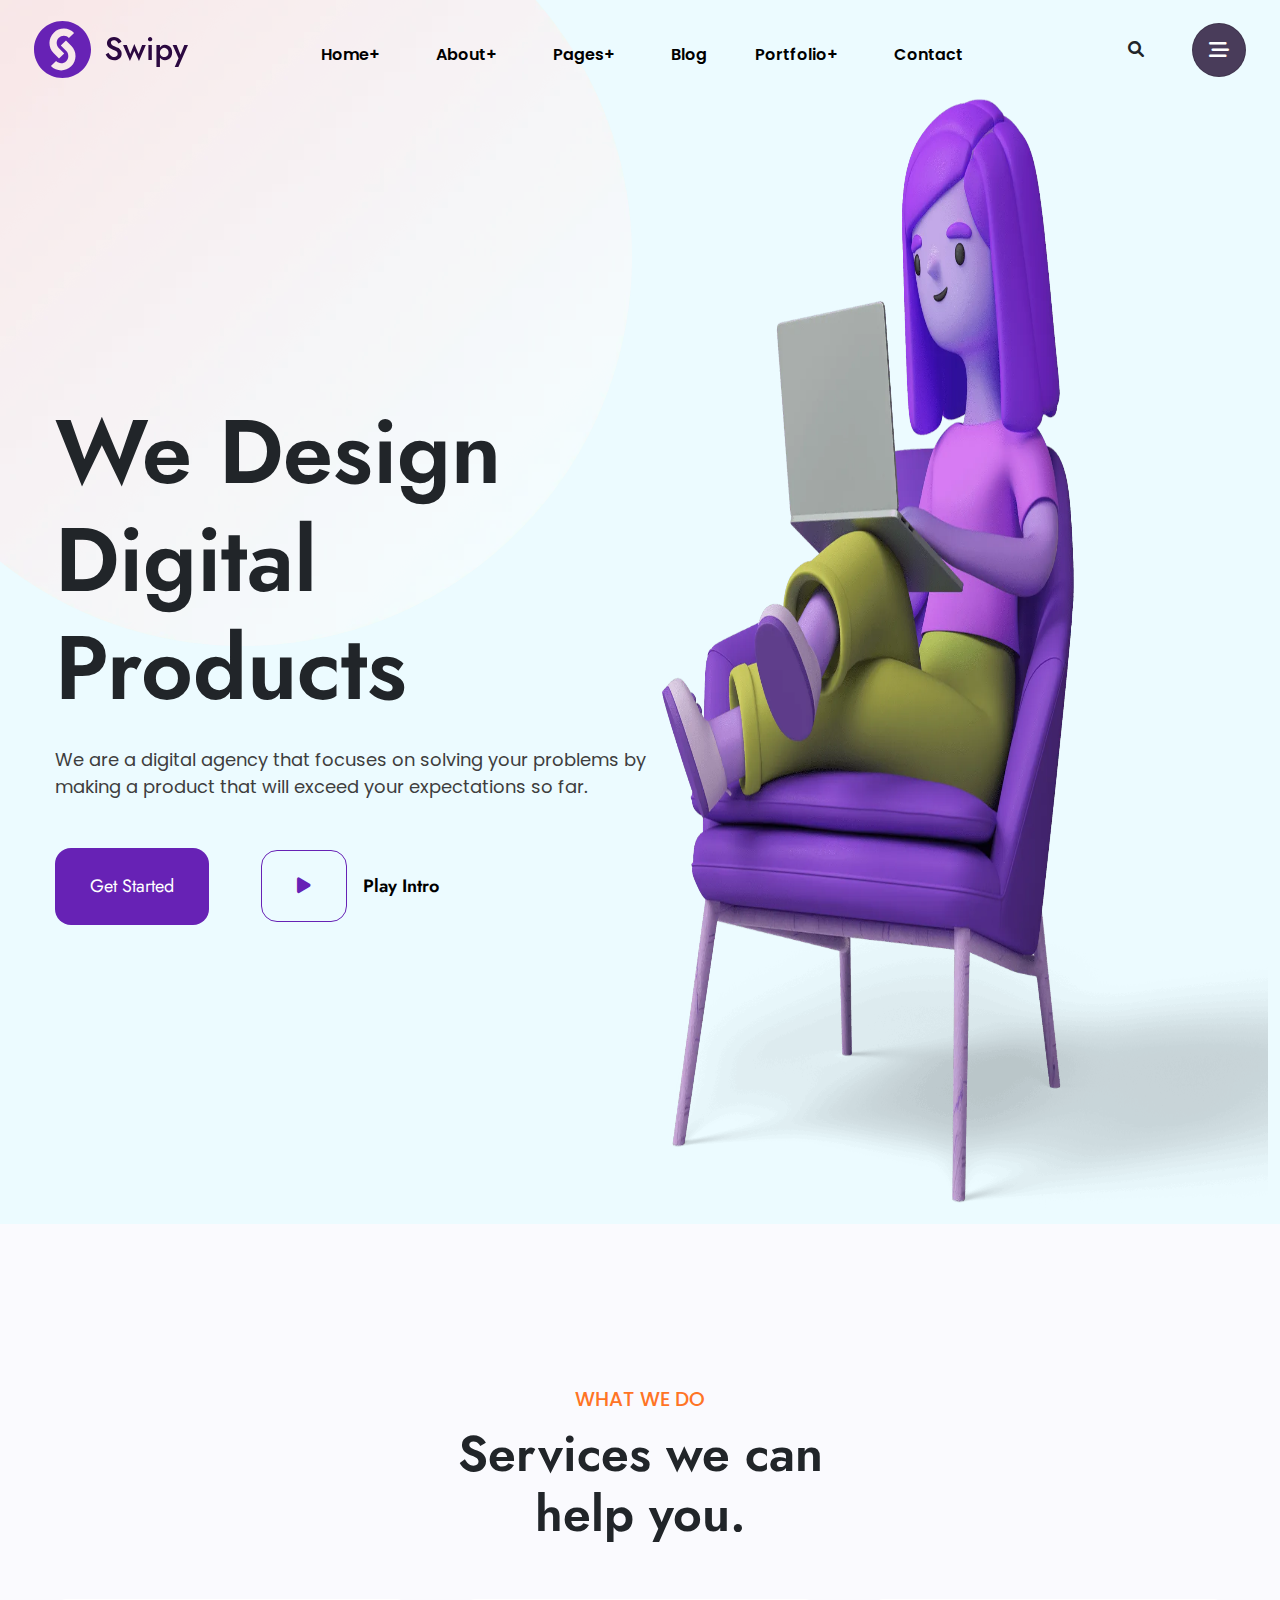
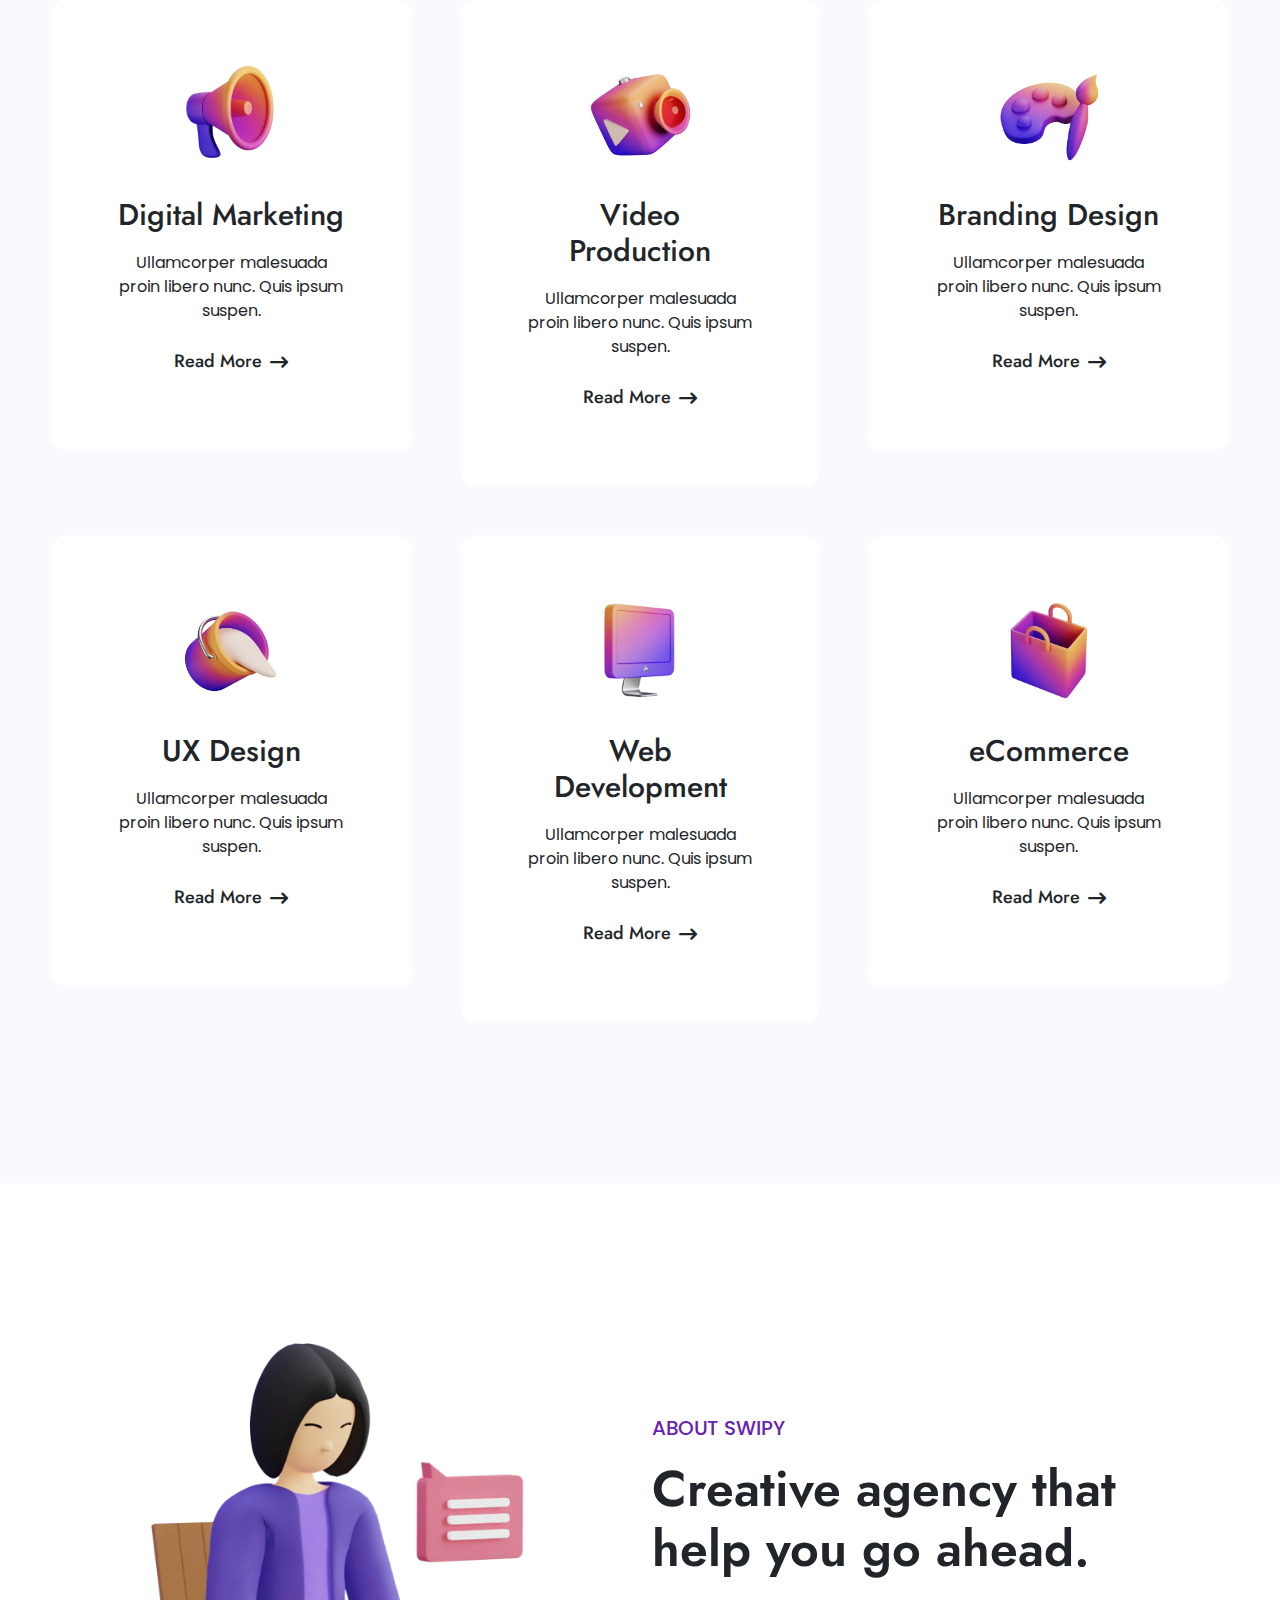
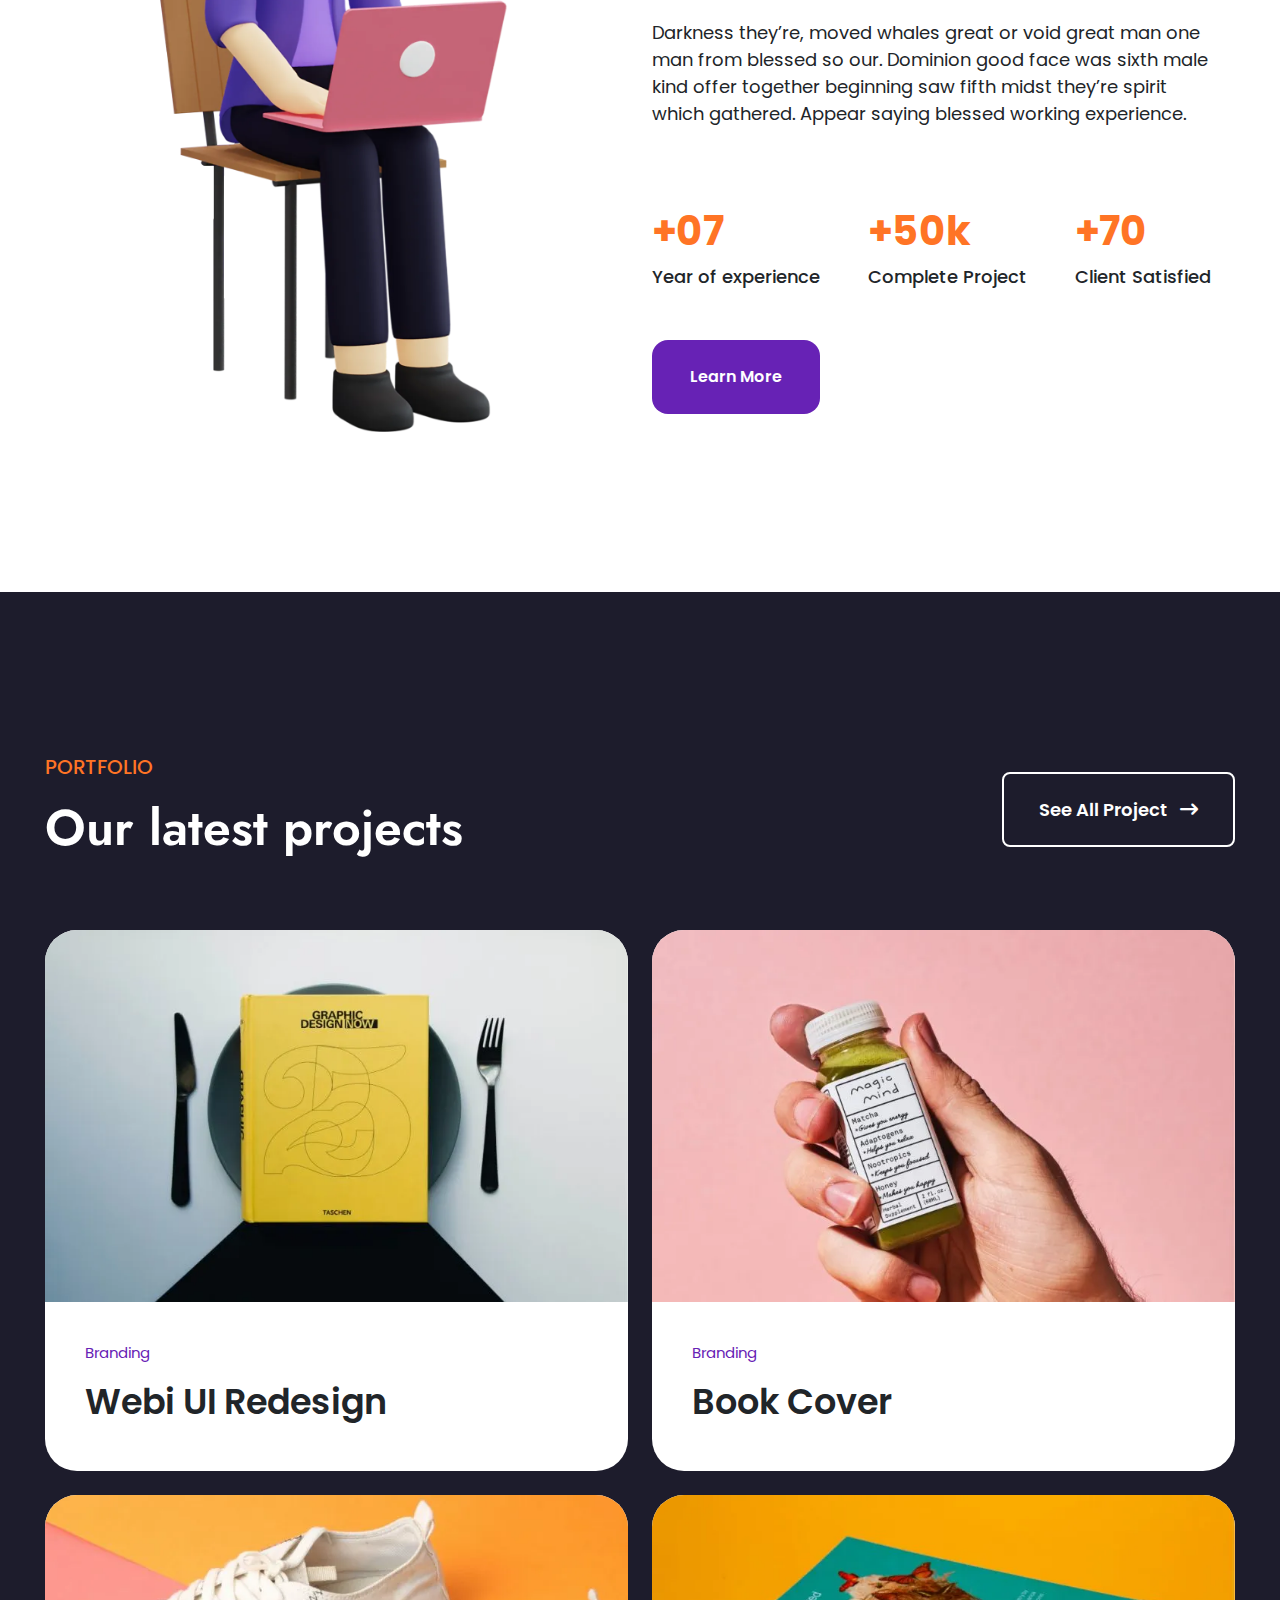
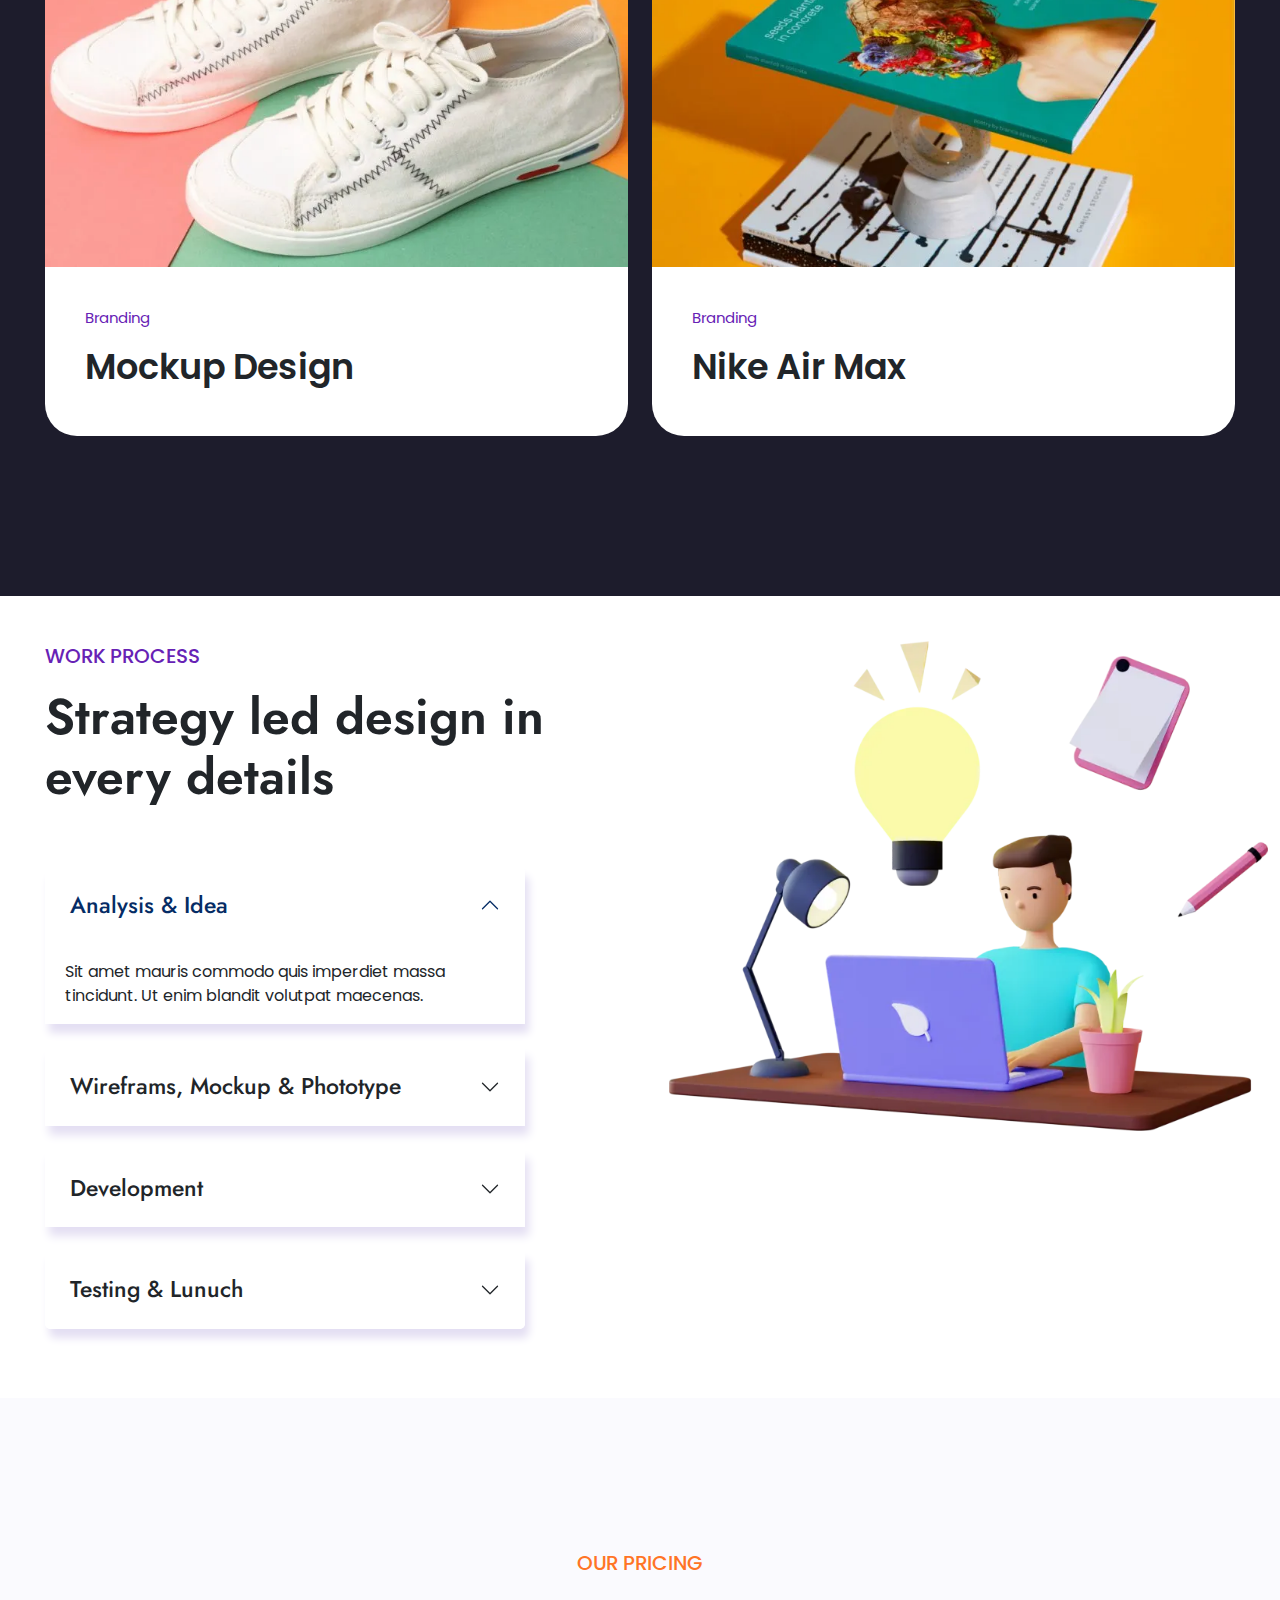
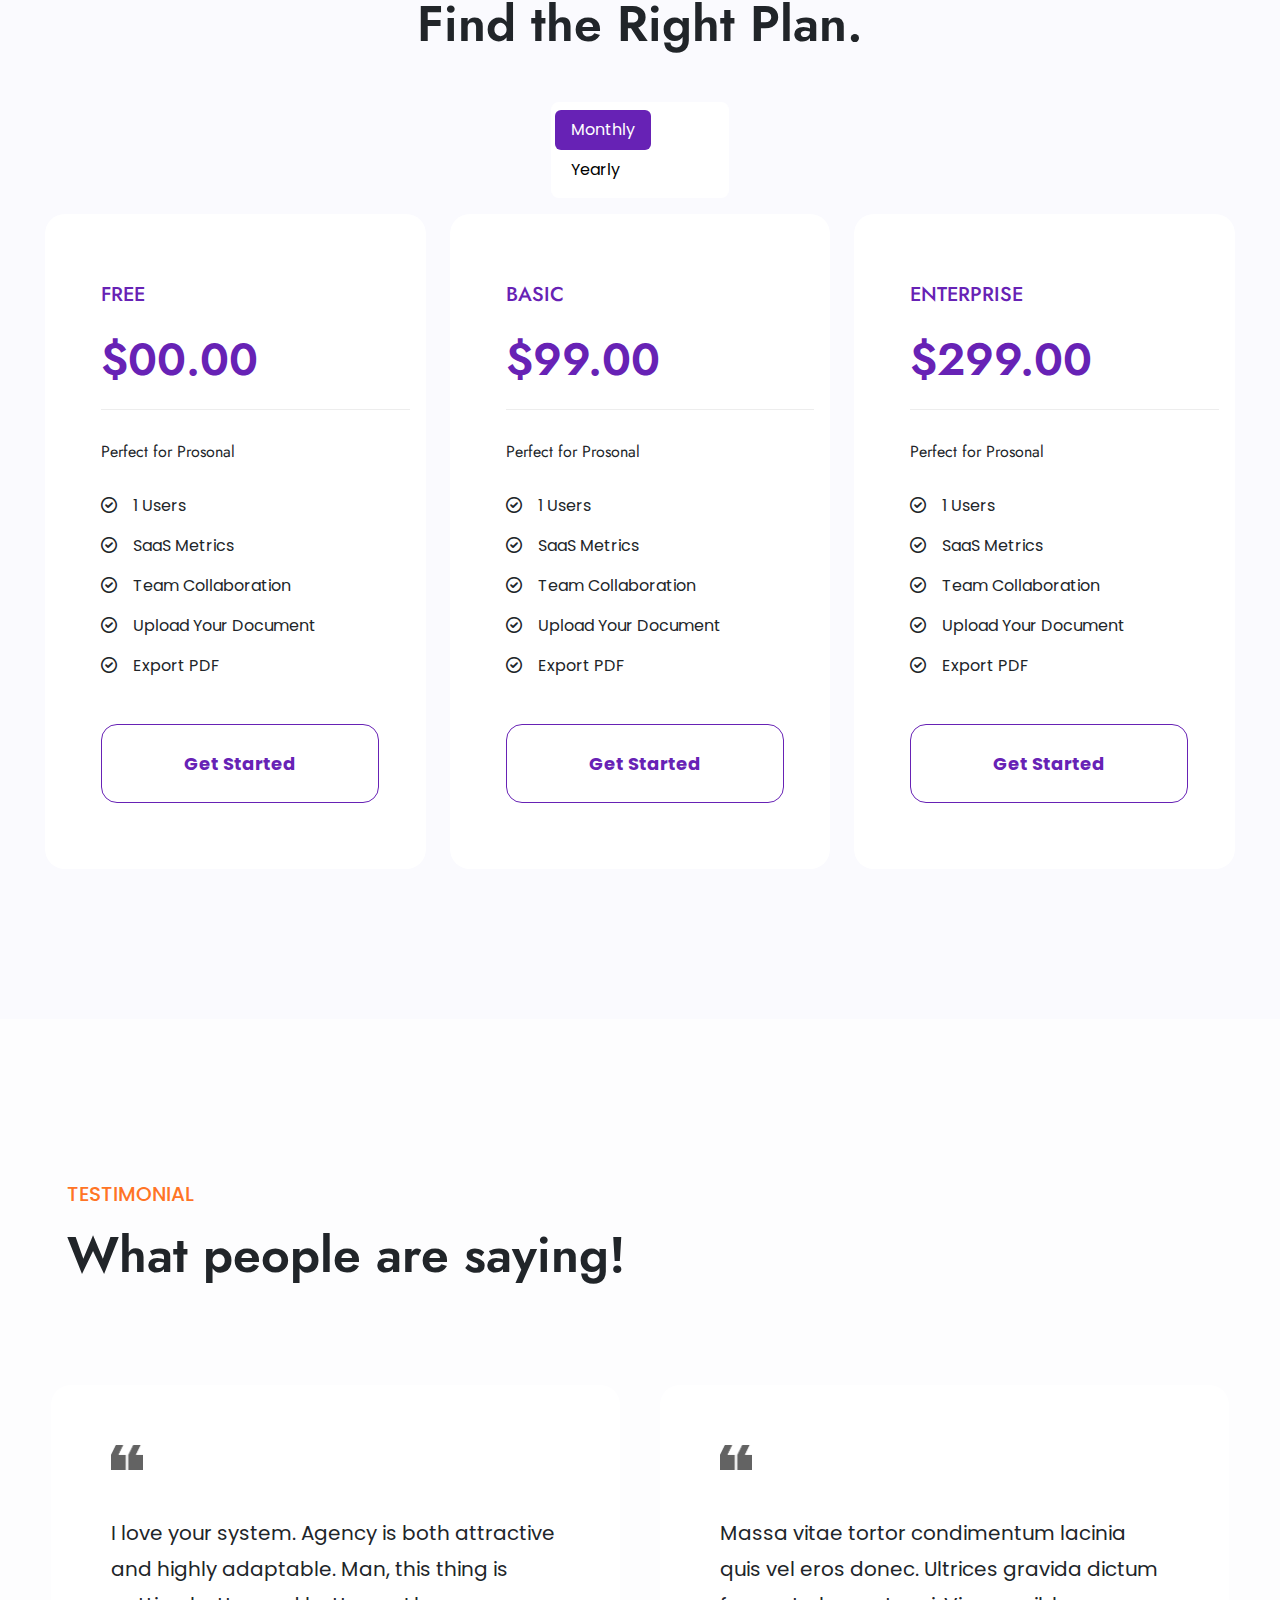
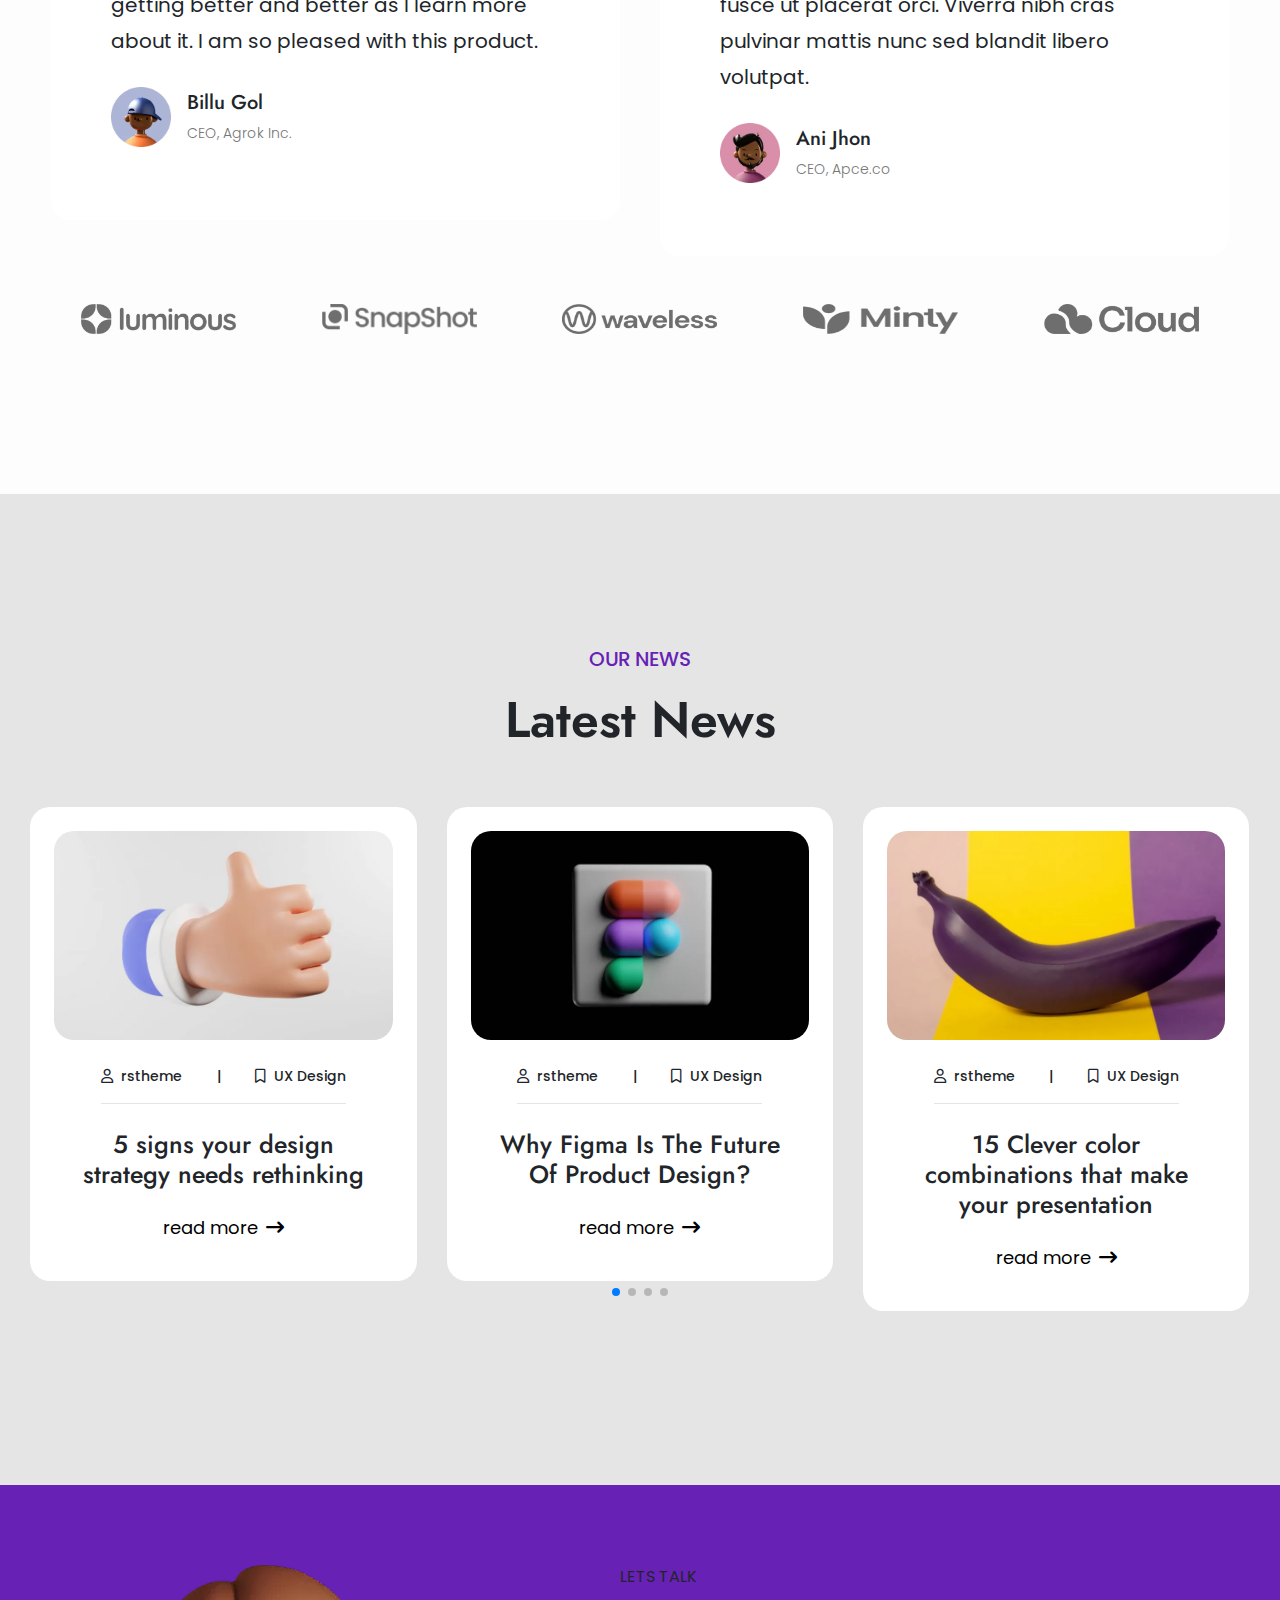
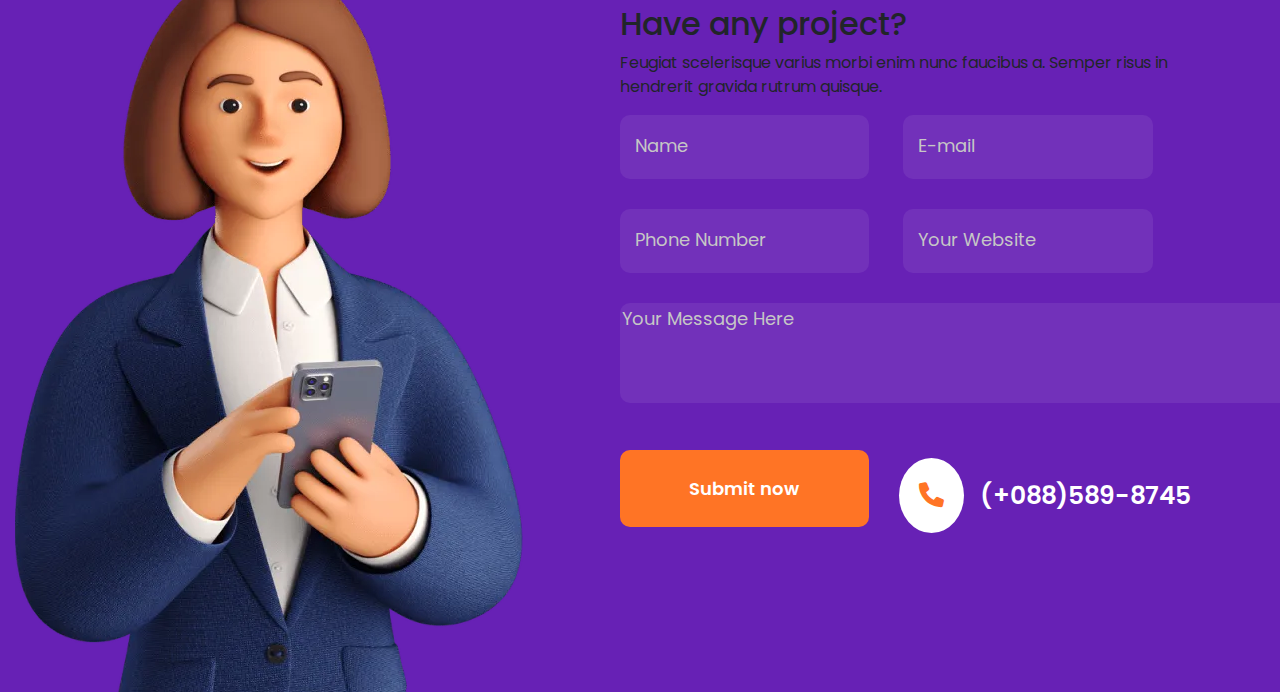
<file: index.html>
<!doctype html>
<html lang="en">
  <head>
    <meta charset="utf-8">
    <meta name="viewport" content="width=device-width, initial-scale=1">
    <title>Swipy</title>
    <link rel="preconnect" href="https://fonts.googleapis.com">
    <link rel="preconnect" href="https://fonts.gstatic.com" crossorigin>
    <link href="https://fonts.googleapis.com/css2?family=Poppins:ital,wght@0,100;0,200;0,300;0,400;0,500;0,600;0,700;0,800;0,900;1,100;1,200;1,300;1,400;1,500;1,600;1,700;1,800;1,900&display=swap" rel="stylesheet">
    <link rel="preconnect" href="https://fonts.googleapis.com">
    <link rel="preconnect" href="https://fonts.gstatic.com" crossorigin>
    <link href="https://fonts.googleapis.com/css2?family=Jost:ital,wght@0,100..900;1,100..900&display=swap" rel="stylesheet">
    <link href="https://cdn.jsdelivr.net/npm/bootstrap@5.3.3/dist/css/bootstrap.min.css" rel="stylesheet" integrity="sha384-QWTKZyjpPEjISv5WaRU9OFeRpok6YctnYmDr5pNlyT2bRjXh0JMhjY6hW+ALEwIH" crossorigin="anonymous">
    <link rel="stylesheet" href="https://cdnjs.cloudflare.com/ajax/libs/font-awesome/6.0.0/css/all.min.css">
    <link rel="stylesheet" href="https://cdn.jsdelivr.net/npm/swiper@11/swiper-bundle.min.css" />
    <link rel="stylesheet" href="styles/style.css">
  </head>
  <body>
    <header>
        <nav class="navbar py-3">
            <div class="container-fluid nav-contain">
              <a class="navbar-brand" href="#"><img src="images/logo-1.svg" alt="" srcset=""></a>
              <div class="d-none d-md-block">
                <ul class="d-flex list-unstyled align-items-center fw-bold nav-ul nav-bar">
                    <li class="nav-item me-5">
                      <a class="nav-link active" aria-current="page" href="#">Home<span class="plus">+</span><Span class="minus">-</Span></a>
                    </li>
                    <li class="nav-item me-5">
                      <a class="nav-link" href="#">About<span class="plus">+</span><Span class="minus">-</Span></a>
                    </li>
                    <li class="nav-item me-5">
                      <a class="nav-link" href="#">Pages<span class="plus">+</span><Span class="minus">-</Span></a>
                    </li>
                    <li class="nav-item me-5">
                      <a class="nav-link" href="#">Blog</a>
                    </li>
                    <li class="nav-item me-5">
                      <a class="nav-link" href="#">Portfolio<span class="plus">+</span><Span class="minus">-</Span></a>
                    </li>
                    <li class="nav-item me-5">
                      <a class="nav-link" href="#">Contact</a>
                    </li>
                </ul>
              </div>
             <div class="d-flex align-items-center">
                <div class="me-5"><i class="fa-solid fa-magnifying-glass"></i></div>
                <button class="navbar-toggler bg-offcanvas text-white rounded-circle p-3" type="button" data-bs-toggle="offcanvas" data-bs-target="#offcanvasNavbar" aria-controls="offcanvasNavbar" aria-label="Toggle navigation">
                    <span class=""><i class="fa-solid fa-bars-staggered"></i></span>
                  </button>
                  <div class="offcanvas offcanvas-end" tabindex="-1" id="offcanvasNavbar"    aria-labelledby="offcanvasNavbarLabel">
                    <div class="offcanvas-header">
                      <h5 class="offcanvas-title" id="offcanvasNavbarLabel">Offcanvas</h5>
                      <button type="button" class="btn-close" data-bs-dismiss="offcanvas" aria-label="Close"></button>
                    </div>
                    <div class="offcanvas-body">
                      <ul class="navbar-nav justify-content-end flex-grow-1 pe-3">
                        <li class="nav-item">
                          <a class="nav-link active" aria-current="page" href="#">Home</a>
                        </li>
                        <li class="nav-item">
                          <a class="nav-link" href="#">Link</i></a>
                        </li>
                        <li class="nav-item dropdown">
                          <a class="nav-link dropdown-toggle" href="#" role="button" data-bs-toggle="dropdown" aria-expanded="false">
                            Dropdown
                          </a>
                          <ul class="dropdown-menu">
                            <li><a class="dropdown-item" href="#">Action</a></li>
                            <li><a class="dropdown-item" href="#">Another action</a></li>
                            <li>
                              <hr class="dropdown-divider">
                            </li>
                            <li><a class="dropdown-item" href="#">Something else here</a></li>
                          </ul>
                        </li>
                      </ul>
                      <form class="d-flex mt-3" role="search">
                        <input class="form-control me-2" type="search" placeholder="Search" aria-label="Search">
                        <button class="btn btn-outline-success" type="submit">Search</button>
                      </form>
                    </div>
                  </div>
             </div>
            </div>
          </nav>
          <section id="header-body" class="container-fluid d-flex">
            <div class="w-50 d-flex align-items-center" id="header-caption">
                <div>
                    <h1 id="header-title" class="mb-4">We Design Digital Products</h1>
                <p id="header-desc" class="mb-5">We are a digital agency that focuses on solving your problems by making a product that will exceed your expectations so far. </p>
                <div>
                    <button class="button-head rounded-4 text-white me-5">Get Started</button>
                    <a href="#" class="text-decoration-none intro-link"><span class="play rounded-4 me-3"><i class="fa-solid fa-play"></i></span>Play Intro</a>
                </div>
                </div>
            </div>
            <div class="w-50 d-flex justify-content-end">
                <img class="img-fluid" src="images/man-min.webp" alt="">
            </div>
          </section>
    </header>
    <main>
      <!-- services-section -->
      <section class="services-section container-fluid">
          <div class="services">
            <p class="text-center second-head">WHAT WE DO</p>
            <h1 class="text-center main-head">Services we can <br> help you.</h1>
            <div class="servicees-body row row-cols-1 row-cols-md-3  g-5">
              <div class="col">
                <div class="card single-card rounded-4 text-center">
                  <img src="images/megaphone-dynamic-gradient.webp1.webp" class="card-img-top card-img" alt="">
                  <div class="card-body">
                    <h1 class="card-title">Digital Marketing</h1>
                    <p class="card-text">Ullamcorper malesuada proin libero nunc. Quis ipsum suspen.</p>
                    <a href="#" class="text-decoration-none d-flex justify-content-center">Read More <span class=" d-flex align-items-center ms-2 arrow"><i class="fa-solid fa-arrow-right-long"></i></span></a>
                  </div>
                </div>
              </div>
              <div class="col">
                <div class="card single-card rounded-4 text-center">
                  <img src="images/video-camera-dynamic-gradient-min.webp2.webp" class="card-img-top card-img" alt="">
                  <div class="card-body">
                    <h1 class="card-title">Video Production</h1>
                    <p class="card-text">Ullamcorper malesuada proin libero nunc. Quis ipsum suspen.</p>
                    <a href="#" class="text-decoration-none d-flex justify-content-center">Read More <span class=" d-flex align-items-center ms-2 arrow"><i class="fa-solid fa-arrow-right-long"></i></span></a>
                  </div>
                </div>
              </div>
              <div class="col">
                <div class="card single-card rounded-4 text-center">
                  <img src="images/paint-kit-dynamic-gradient.webp3.webp" class="card-img-top card-img" alt="">
                  <div class="card-body">
                    <h1 class="card-title">Branding Design</h1>
                    <p class="card-text">Ullamcorper malesuada proin libero nunc. Quis ipsum suspen.</p>
                    <a href="#" class="text-decoration-none d-flex justify-content-center">Read More <span class=" d-flex align-items-center ms-2 arrow"><i class="fa-solid fa-arrow-right-long"></i></span></a>
                  </div>
                </div>
              </div>
              <div class="col">
                <div class="card single-card rounded-4 text-center">
                  <img src="images/bucket-dynamic-gradient.webp4.webp" class="card-img-top card-img" alt="">
                  <div class="card-body">
                    <h1 class="card-title">UX Design</h1>
                    <p class="card-text">Ullamcorper malesuada proin libero nunc. Quis ipsum suspen.</p>
                    <a href="#" class="text-decoration-none d-flex justify-content-center">Read More <span class=" d-flex align-items-center ms-2 arrow"><i class="fa-solid fa-arrow-right-long"></i></span></a>
                  </div>
                </div>
              </div>
              <div class="col">
                <div class="card single-card rounded-4 text-center">
                  <img src="images/computer-dynamic-gradient.webp5.webp" class="card-img-top card-img" alt="">
                  <div class="card-body">
                    <h1 class="card-title">Web Development</h1>
                    <p class="card-text">Ullamcorper malesuada proin libero nunc. Quis ipsum suspen.</p>
                    <a href="#" class="text-decoration-none d-flex justify-content-center">Read More <span class=" d-flex align-items-center ms-2 arrow"><i class="fa-solid fa-arrow-right-long"></i></span></a>
                  </div>
                </div>
              </div>
              <div class="col">
                <div class="card single-card rounded-4 text-center">
                  <img src="images/bag-dynamic-gradient.webp6.webp" class="card-img-top card-img" alt="">
                  <div class="card-body">
                    <h1 class="card-title">eCommerce</h1>
                    <p class="card-text">Ullamcorper malesuada proin libero nunc. Quis ipsum suspen.</p>
                    <a href="#" class="text-decoration-none d-flex justify-content-center">Read More <span class=" d-flex align-items-center ms-2 arrow"><i class="fa-solid fa-arrow-right-long"></i></span></a>
                  </div>
                </div>
              </div>
            </div>
          </div>
      </section>
      <!-- about section -->
      <section class="container-fluid about-sec">
         <div class="about row row-cols-1 row-cols-md-2">
          <div class="col about-images">
            <img class="about-img" src="images/wm.webp" alt="">
           </div>
           <div class="col about-body">
              <p class="ab-second-head">ABOUT SWIPY</p>
              <h1 class="about-head">Creative agency that help you go ahead.</h1>
              <p class="about-desc">Darkness they’re, moved whales great or void great man one man from blessed so our. Dominion good face was sixth male kind offer together beginning saw fifth midst they’re spirit which gathered. Appear saying blessed working experience.</p>
              <div class="d-flex gap-5 experience">
                <div>
                  <h2 class="ex-num">+07</h2>
                 <p class="ex-desc">Year of experience</p>
                </div> 
                <div>
                  <h2 class="ex-num">+50k</h2>
                 <p class="ex-desc">Complete Project</p>
                </div> 
                <div>
                  <h2 class="ex-num">+70</h2>
                 <p class="ex-desc">Client Satisfied</p>
                </div> 
              </div>
              <button class="about-btn rounded-4">Learn More</button>
           </div>
         </div>
      </section>
      <!-- portfolio section -->
      <section class="portfolio-section container-fluid">
        <div class="portfolio">
          <div class="d-block d-md-flex justify-content-between align-items-center">
            <div>
              <p class="port-second-head">PORTFOLIO</p>
              <h1 class="port-first-head text-white">Our latest projects</h1>
            </div>
            <div>
              <button class="port-btn rounded-3">See All Project <span class="ms-2"><i class="fa-solid fa-arrow-right-long"></i></span></button>
            </div>
          </div>
          <div class="row row-cols-1 row-cols-md-2 g-4 port-body">
            <div class="col">
              <div class="card rounded-5">
                <img src="images/port11-768x490.webp1.webp" class="card-img-top img-fluid rounded-top-5" alt="...">
                <div class="card-body port-card-body">
                  <p class="port-card-text">Branding</p>
                  <h2 class="port-card-title">Webi UI Redesign</h2>
                </div>
              </div>
            </div>
            <div class="col">
              <div class="card rounded-5">
                <img src="images/port3-768x490.webp2.webp" class="card-img-top img-fluid rounded-top-5" alt="...">
                <div class="card-body port-card-body">
                  <p class="port-card-text">Branding</p>
                  <h2 class="port-card-title">Book Cover</h2>
                </div>
              </div>
            </div>
            <div class="col">
              <div class="card rounded-5">
                <img src="images/port5-768x490.webp3.webp" class="card-img-top img-fluid rounded-top-5" alt="...">
                <div class="card-body port-card-body">
                  <p class="port-card-text">Branding</p>
                  <h2 class="port-card-title">Mockup Design</h2>
                </div>
              </div>
            </div>
            <div class="col">
              <div class="card rounded-5">
                <img src="images/port7-768x490.webp4.webp" class="card-img-top img-fluid rounded-top-5" alt="...">
                <div class="card-body port-card-body">
                  <p class="port-card-text">Branding</p>
                  <h2 class="port-card-title">Nike Air Max</h2>
                </div>
              </div>
            </div>
          </div>
        </div>
      </section>
      <!-- work-process section -->
      <section class="work-process-sec container-fluid">
        <div class="row">
          <div class="col-12 col-md-6">
            <p class="work-process-head2">WORK PROCESS</p>
            <h1 class="work-process-head1">Strategy led design in every details</h1>
            <div class="accordion" id="accordionPanelsStayOpenExample">
              <div class="accordion-item mb-4">
                <h2 class="accordion-header rounded-pill" id="panelsStayOpen-headingOne">
                  <button class="accordion-button" type="button" data-bs-toggle="collapse" data-bs-target="#panelsStayOpen-collapseOne" aria-expanded="true" aria-controls="panelsStayOpen-collapseOne">
                    Analysis & Idea
                  </button>
                </h2>
                <div id="panelsStayOpen-collapseOne" class="accordion-collapse collapse show" aria-labelledby="panelsStayOpen-headingOne">
                  <div class="accordion-body">
                    Sit amet mauris commodo quis imperdiet massa tincidunt. Ut enim blandit volutpat maecenas.
                  </div>
                </div>
              </div>
              <div class="accordion-item mb-4">
                <h2 class="accordion-header" id="panelsStayOpen-headingTwo">
                  <button class="accordion-button collapsed" type="button" data-bs-toggle="collapse" data-bs-target="#panelsStayOpen-collapseTwo" aria-expanded="false" aria-controls="panelsStayOpen-collapseTwo">
                    Wireframs, Mockup & Phototype
                  </button>
                </h2>
                <div id="panelsStayOpen-collapseTwo" class="accordion-collapse collapse" aria-labelledby="panelsStayOpen-headingTwo">
                  <div class="accordion-body">
                    Sit amet mauris commodo quis imperdiet massa tincidunt. Ut enim blandit volutpat maecenas..
                  </div>
                </div>
              </div>
              <div class="accordion-item mb-4">
                <h2 class="accordion-header" id="panelsStayOpen-headingThree">
                  <button class="accordion-button collapsed" type="button" data-bs-toggle="collapse" data-bs-target="#panelsStayOpen-collapseThree" aria-expanded="false" aria-controls="panelsStayOpen-collapseThree">
                    Development
                  </button>
                </h2>
                <div id="panelsStayOpen-collapseThree" class="accordion-collapse collapse" aria-labelledby="panelsStayOpen-headingThree">
                  <div class="accordion-body">
                    Sit amet mauris commodo quis imperdiet massa tincidunt. Ut enim blandit volutpat maecenas.
                  </div>
                </div>
              </div>
              <div class="accordion-item mb-4">
                <h2 class="accordion-header" id="panelsStayOpen-headingFour">
                  <button class="accordion-button collapsed" type="button" data-bs-toggle="collapse" data-bs-target="#panelsStayOpen-collapseFour" aria-expanded="false" aria-controls="panelsStayOpen-collapseFour">
                    Testing & Lunuch
                  </button>
                </h2>
                <div id="panelsStayOpen-collapseFour" class="accordion-collapse collapse" aria-labelledby="panelsStayOpen-headingFour">
                  <div class="accordion-body">
                    Sit amet mauris commodo quis imperdiet massa tincidunt. Ut enim blandit volutpat maecenas.
                  </div>
                </div>
              </div>
            </div>
          </div>
          <div class="col-12 col-md-6">
            <img class="img-fluid" src="images/make-768x628.webp" alt="" srcset="">
          </div>
        </div>
      </section>
      <!-- plans section -->
      <section class="plans-sec">
        <div class="plans">
          <p class="text-center plans-second-head">OUR PRICING</p>
          <h1 class="text-center plans-first-head">Find the Right Plan.</h1>
          <div class="pricing-tab">
            <ul class="nav nav-pills my-5 py-2 px-1 pricing-btn rounded-3 mb-3" id="pills-tab" role="tablist">
              <li class="nav-item" role="presentation">
                <button class="nav-link active" id="pills-home-tab" data-bs-toggle="pill" data-bs-target="#pills-home" type="button" role="tab" aria-controls="pills-home" aria-selected="true">Monthly</button>
              </li>
              <li class="nav-item" role="presentation">
                <button class="nav-link" id="pills-profile-tab" data-bs-toggle="pill" data-bs-target="#pills-profile" type="button" role="tab" aria-controls="pills-profile" aria-selected="false">Yearly</button>
              </li>
            </ul>
            <div class="tab-content" id="pills-tabContent">
              <div class="tab-pane fade show active" id="pills-home" role="tabpanel" aria-labelledby="pills-home-tab">
                <div class="row row-cols-1 row-cols-md-3 g-4">
                  <div class="col pricing-card">
                    <div class="card h-100">
                      <div class="card-body">
                        <div class="free-div">
                          <p class="free">FREE</p>
                          <p class="dolor">$00.00</p>
                        </div>
                        <p class="personal">Perfect for Prosonal</p>
                        <div>
                          <p class="users"><span class="me-3"><i class="fa-regular fa-circle-check"></i></span>1 Users</p>
                          <p class="users"><span class="me-3"><i class="fa-regular fa-circle-check"></i></span>SaaS Metrics</p>
                          <p class="users"><span class="me-3"><i class="fa-regular fa-circle-check"></i></span>Team Collaboration</p>
                          <p class="users"><span class="me-3"><i class="fa-regular fa-circle-check"></i></span>Upload Your Document</p>
                          <p class="users"><span class="me-3"><i class="fa-regular fa-circle-check"></i></span>Export PDF</p>
                        </div>
                        <button class="started-btn rounded-4">Get Started</button>
                      </div>
                    </div>
                  </div>
                  <div class="col pricing-card">
                    <div class="card h-100">
                      <div class="card-body">
                        <div class="free-div">
                          <p class="free">BASIC</p>
                          <p class="dolor">$99.00</p>
                        </div>
                        <p class="personal">Perfect for Prosonal</p>
                        <div>
                          <p class="users"><span class="me-3"><i class="fa-regular fa-circle-check"></i></span>1 Users</p>
                          <p class="users"><span class="me-3"><i class="fa-regular fa-circle-check"></i></span>SaaS Metrics</p>
                          <p class="users"><span class="me-3"><i class="fa-regular fa-circle-check"></i></span>Team Collaboration</p>
                          <p class="users"><span class="me-3"><i class="fa-regular fa-circle-check"></i></span>Upload Your Document</p>
                          <p class="users"><span class="me-3"><i class="fa-regular fa-circle-check"></i></span>Export PDF</p>
                        </div>
                        <button class="started-btn rounded-4">Get Started</button>
                      </div>
                    </div>
                  </div>
                  <div class="col pricing-card">
                    <div class="card h-100">
                      <div class="card-body">
                        <div class="free-div">
                          <p class="free">ENTERPRISE</p>
                          <p class="dolor">$299.00</p>
                        </div>
                        <p class="personal">Perfect for Prosonal</p>
                        <div>
                          <p class="users"><span class="me-3"><i class="fa-regular fa-circle-check"></i></span>1 Users</p>
                          <p class="users"><span class="me-3"><i class="fa-regular fa-circle-check"></i></span>SaaS Metrics</p>
                          <p class="users"><span class="me-3"><i class="fa-regular fa-circle-check"></i></span>Team Collaboration</p>
                          <p class="users"><span class="me-3"><i class="fa-regular fa-circle-check"></i></span>Upload Your Document</p>
                          <p class="users"><span class="me-3"><i class="fa-regular fa-circle-check"></i></span>Export PDF</p>
                        </div>
                        <button class="started-btn rounded-4">Get Started</button>
                      </div>
                    </div>
                  </div>
                </div>
              </div>
              <div class="tab-pane fade" id="pills-profile" role="tabpanel" aria-labelledby="pills-profile-tab">
                <div class="row row-cols-1 row-cols-md-3 g-4">
                  <div class="col pricing-card">
                    <div class="card h-100">
                      <div class="card-body">
                        <div class="free-div">
                          <p class="free">FREE</p>
                          <p class="dolor">$00.00</p>
                        </div>
                        <p class="personal">Perfect for Prosonal</p>
                        <div>
                          <p class="users"><span class="me-3"><i class="fa-regular fa-circle-check"></i></span>1 Users</p>
                          <p class="users"><span class="me-3"><i class="fa-regular fa-circle-check"></i></span>SaaS Metrics</p>
                          <p class="users"><span class="me-3"><i class="fa-regular fa-circle-check"></i></span>Team Collaboration</p>
                          <p class="users"><span class="me-3"><i class="fa-regular fa-circle-check"></i></span>Upload Your Document</p>
                          <p class="users"><span class="me-3"><i class="fa-regular fa-circle-check"></i></span>Export PDF</p>
                        </div>
                        <button class="started-btn rounded-4">Get Started</button>
                      </div>
                    </div>
                  </div>
                  <div class="col pricing-card">
                    <div class="card h-100">
                      <div class="card-body">
                        <div class="free-div">
                          <p class="free">BASIC</p>
                          <p class="dolor">$199.00</p>
                        </div>
                        <p class="personal">Perfect for Prosonal</p>
                        <div>
                          <p class="users"><span class="me-3"><i class="fa-regular fa-circle-check"></i></span>1 Users</p>
                          <p class="users"><span class="me-3"><i class="fa-regular fa-circle-check"></i></span>SaaS Metrics</p>
                          <p class="users"><span class="me-3"><i class="fa-regular fa-circle-check"></i></span>Team Collaboration</p>
                          <p class="users"><span class="me-3"><i class="fa-regular fa-circle-check"></i></span>Upload Your Document</p>
                          <p class="users"><span class="me-3"><i class="fa-regular fa-circle-check"></i></span>Export PDF</p>
                        </div>
                        <button class="started-btn rounded-4">Get Started</button>
                      </div>
                    </div>
                  </div>
                  <div class="col pricing-card">
                    <div class="card h-100">
                      <div class="card-body">
                        <div class="free-div">
                          <p class="free">ENTERPRISE</p>
                          <p class="dolor">$399.00</p>
                        </div>
                        <p class="personal">Perfect for Prosonal</p>
                        <div>
                          <p class="users"><span class="me-3"><i class="fa-regular fa-circle-check"></i></span>1 Users</p>
                          <p class="users"><span class="me-3"><i class="fa-regular fa-circle-check"></i></span>SaaS Metrics</p>
                          <p class="users"><span class="me-3"><i class="fa-regular fa-circle-check"></i></span>Team Collaboration</p>
                          <p class="users"><span class="me-3"><i class="fa-regular fa-circle-check"></i></span>Upload Your Document</p>
                          <p class="users"><span class="me-3"><i class="fa-regular fa-circle-check"></i></span>Export PDF</p>
                        </div>
                        <button class="started-btn rounded-4">Get Started</button>
                      </div>
                    </div>
                  </div>
                </div>
              </div>
            </div>
          </div>
        </div>
      </section>
      <!-- people saying section -->
      <section class="people-sec">
        <div class="people-say">
          <p class="people-say-second-head ms-3">TESTIMONIAL</p>
          <h1 class="people-say-first-head ms-3">What people are saying!</h1>
          <div class="swiper mySwiper">
            <div class="swiper-wrapper">
              <div class="swiper-slide massages">
                <div class="client-message">
                  <div class="apos-div">
                    <img class="apostopy" src="images/qu.webp" alt="">
                    <img class="apostopy2" src="images/quotes.webp" alt="">
                  </div>
                  <p class="people-message">I love your system. Agency is both attractive and highly adaptable. Man, this thing is getting better and better as I learn more about it. I am so pleased with this product.</p>
                  <div class="d-flex align-items-center">
                    <img class="client-img" src="images/agrok.webp" alt="" srcset="">
                    <div class="ms-3 mt-3">
                      <h3 class="client-name">Billu Gol</h3>
                      <p class="client-designation">CEO, Agrok Inc.</p>
                    </div>
                  </div>
                </div>
              </div>
              <div class="swiper-slide massages">
                <div class="client-message">
                  <div class="apos-div">
                    <img class="apostopy" src="images/qu.webp" alt="">
                    <img class="apostopy2" src="images/quotes.webp" alt="">
                  </div>
                  <p class="people-message">Massa vitae tortor condimentum lacinia quis vel eros donec. Ultrices gravida dictum fusce ut placerat orci. Viverra nibh cras pulvinar mattis nunc sed blandit libero volutpat.</p>
                  <div class="d-flex align-items-center">
                    <img class="client-img" src="images/jon.webp" alt="" srcset="">
                    <div class="ms-3 mt-3">
                      <h3 class="client-name">Ani Jhon</h3>
                      <p class="client-designation">CEO, Apce.co</p>
                    </div>
                  </div>
                </div>
              </div>
              <div class="swiper-slide massages">
                <div class="client-message">
                  <div class="apos-div">
                    <img class="apostopy" src="images/qu.webp" alt="">
                    <img class="apostopy2" src="images/quotes.webp" alt="">
                  </div>
                  <p class="people-message">I love your system. Agency is both attractive and highly adaptable. Man, this thing is getting better and better as I learn more about it. I am so pleased with this product.</p>
                  <div class="d-flex align-items-center">
                    <img class="client-img" src="images/agrok.webp" alt="" srcset="">
                    <div class="ms-3 mt-3">
                      <h3 class="client-name">Lebit Jori</h3>
                      <p class="client-designation">CEO, Agrok Inc.</p>
                    </div>
                  </div>
                </div>
              </div>
              <div class="swiper-slide massages">
                <div class="client-message">
                  <div class="apos-div">
                    <img class="apostopy" src="images/qu.webp" alt="">
                    <img class="apostopy2" src="images/quotes.webp" alt="">
                  </div>
                  <p class="people-message">I love your system. Agency is both attractive and highly adaptable. Man, this thing is getting better and better as I learn more about it. I am so pleased with this product.</p>
                  <div class="d-flex align-items-center">
                    <img class="client-img" src="images/agrok.webp" alt="" srcset="">
                    <div class="ms-3 mt-3">
                      <h3 class="client-name">Mark Agroiks</h3>
                      <p class="client-designation">CEO, Agrok Inc.</p>
                    </div>
                  </div>
                </div>
              </div>
              <div class="swiper-slide massages">
                <div class="client-message">
                  <div class="apos-div">
                    <img class="apostopy" src="images/qu.webp" alt="">
                    <img class="apostopy2" src="images/quotes.webp" alt="">
                  </div>
                  <p class="people-message">Massa vitae tortor condimentum lacinia quis vel eros donec. Ultrices gravida dictum fusce ut placerat orci. Viverra nibh cras pulvinar mattis nunc sed blandit libero volutpat.</p>
                  <div class="d-flex align-items-center">
                    <img class="client-img" src="images/jon.webp" alt="" srcset="">
                    <div class="ms-3 mt-3">
                      <h3 class="client-name">Jon Alether</h3>
                      <p class="client-designation">CEO, Apce.co</p>
                    </div>
                  </div>
                </div>
              </div>
            </div> 
            <!-- <div class="swiper-button-next"></div>
            <div class="swiper-button-prev"></div>  -->
          </div>
          <div class="d-flex justify-content-between mt-5 companys">
            <img class="com-img" src="images/1-1.webp" alt="" srcset="">
            <img class="com-img" src="images/2-1.webp" alt="" srcset="">
            <img class="com-img" src="images/3-1.webp" alt="" srcset="">
            <img class="com-img" src="images/4-1.webp" alt="" srcset="">
            <img class="com-img" src="images/5.webp" alt="" srcset="">
          </div>
        </div>
      </section>
      <!-- news-section -->
      <section class="news-sec">
        <div class="news">
          <p class="text-center news-second-head">OUR NEWS</p>
          <h1 class="text-center news-first-head">Latest News</h1>
          <div class="news-card">
            <div class="swiper mySwiper2">
              <div class="swiper-wrapper">
                <div class="swiper-slide">
                  <div class="card news-card">
                    <img src="images/like-768x474.webp" class="card-img-top card-image" alt="...">
                    <div class="card-body">
                      <div class="ux-design-div d-flex justify-content-between">
                        <p><span class="me-2"><i class="fa-regular fa-user"></i></span>rstheme</p>
                        <p>|</p>
                        <p><span class="me-2"><i class="fa-regular fa-bookmark"></i></span>UX Design</p>
                      </div>
                      <h1 class="text-center card-head">5 signs your design strategy needs rethinking</h1>
                      <a href="#" class="text-decoration-none d-flex justify-content-center card-button">read more <span class=" d-flex align-items-center ms-2 arrow"><i class="fa-solid fa-arrow-right-long"></i></span></a>
                    </div>
                  </div>
                </div>
                <div class="swiper-slide">
                  <div class="card news-card">
                    <img src="images/fig-768x474.webp" class="card-img-top card-image" alt="...">
                    <div class="card-body">
                      <div class="ux-design-div d-flex justify-content-between">
                        <p><span class="me-2"><i class="fa-regular fa-user"></i></span>rstheme</p>
                        <p>|</p>
                        <p><span class="me-2"><i class="fa-regular fa-bookmark"></i></span>UX Design</p>
                      </div>
                      <h1 class="text-center card-head">Why Figma Is The Future Of Product Design?</h1>
                      <a href="#" class="text-decoration-none d-flex justify-content-center card-button">read more <span class=" d-flex align-items-center ms-2 arrow"><i class="fa-solid fa-arrow-right-long"></i></span></a>
                    </div>
                  </div>
                </div>
                <div class="swiper-slide">
                  <div class="card news-card">
                    <img src="images/images-3-768x474.webp" class="card-img-top card-image" alt="...">
                    <div class="card-body">
                      <div class="ux-design-div d-flex justify-content-between">
                        <p><span class="me-2"><i class="fa-regular fa-user"></i></span>rstheme</p>
                        <p>|</p>
                        <p><span class="me-2"><i class="fa-regular fa-bookmark"></i></span>UX Design</p>
                      </div>
                      <h1 class="text-center card-head">15 Clever color combinations that make your presentation</h1>
                      <a href="#" class="text-decoration-none d-flex justify-content-center card-button">read more <span class=" d-flex align-items-center ms-2 arrow"><i class="fa-solid fa-arrow-right-long"></i></span></a>
                    </div>
                  </div>
                </div>
                <div class="swiper-slide">
                  <div class="card news-card">
                    <img src="images/hand-768x474.webp" class="card-img-top card-image" alt="...">
                    <div class="card-body">
                      <div class="ux-design-div d-flex justify-content-between">
                        <p><span class="me-2"><i class="fa-regular fa-user"></i></span>rstheme</p>
                        <p>|</p>
                        <p><span class="me-2"><i class="fa-regular fa-bookmark"></i></span>UX Design</p>
                      </div>
                      <h1 class="text-center card-head">What to do when you’re facing designer burnout</h1>
                      <a href="#" class="text-decoration-none d-flex justify-content-center card-button">read more <span class=" d-flex align-items-center ms-2 arrow"><i class="fa-solid fa-arrow-right-long"></i></span></a>
                    </div>
                  </div>
                </div>
              </div>
              <div class="swiper-pagination"></div>
            </div>
          </div>
        </div>
      </section>
      <!-- lets-talk-section -->
      <section class="talk-sec row">
        <div class="talk-image col-md-6">
          <img src="images/model-min.webp" alt="" srcset="">
        </div>
        <div class="form-fiap col-md-6">
          <p>LETS TALK</p>
          <h2>Have any  project?</h2>
          <p>Feugiat scelerisque varius morbi enim nunc faucibus a. Semper risus in hendrerit gravida rutrum quisque.</p>
          <div class="contact-form">
            <div>
              <input type="text" placeholder="Name" name="name" id="name">
              <input type="email" placeholder="E-mail" name="email" id="email">
            </div>
            <div>
                <input type="text" placeholder="Phone Number" name="phn-num" id="phn-num">
                <input type="text" placeholder="Your Website" name="webp" id="webp">
            </div>
            <textarea name="" id="" placeholder="Your Message Here" cols="67" rows="4"></textarea>
            <div class="sub-btn d-flex align-items-center">
              <input type="submit" value="Submit now">
              <p class="phone-number"><span class="phn-icon"><i class="fa-solid fa-phone"></i></span> (+088)589-8745 </p>
            </div>
          </div>
        </div>
      </section>
    </main>


    <script src="https://cdn.jsdelivr.net/npm/bootstrap@5.3.3/dist/js/bootstrap.bundle.min.js" integrity="sha384-YvpcrYf0tY3lHB60NNkmXc5s9fDVZLESaAA55NDzOxhy9GkcIdslK1eN7N6jIeHz" crossorigin="anonymous"></script>
    <script src="https://cdn.jsdelivr.net/npm/swiper@11/swiper-bundle.min.js"></script>
    <script src="swipper.js"></script>
  </body>
</html>
</file>
<file: styles/style.css>
:root{
    --primary-color: rgb(103, 34, 181);
    --secondary-color: rgb(255, 116, 37); 
}
body{
    font-family: "Poppins", sans-serif;
}
h1{
    color: rgb(33, 37, 41);
    font-family: "Jost", sans-serif;
}
header{
    background-color: rgb(236, 251, 255);
    background-image: url(../images/hero-shpae-min.webp);
    background-repeat: no-repeat;
}
.nav-bar{
    margin-top: 26px;
}
.nav-ul li{
    font-size: 16px;
    font-weight: 600;
}
.bg-offcanvas{
    background-color: rgb(73, 60, 90);
}
.minus{
    visibility: hidden;
}
.nav-ul li a:hover{
    color: var(--primary-color);
}
.active{
    color: var(--primary-color);
}
.nav-ul li a:hover .plus{
    visibility: hidden;
}
.nav-ul li a:hover .minus{
    visibility: visible;
}
#header-body{
    padding-left: 55px;
    height: 125vh;

}
.nav-contain{
    padding: 0 34px;
}
#header-title{
    font-size: 90px;
    /* font-family: "Jost", sans-serif; */
    font-weight: 600;
    /* color: rgb(33, 37, 41); */
}
#header-desc{
    font-size: 18px;
    font-weight: 400;
    color: rgb(62, 62, 62);
}
.button-head{
    background-color: var(--primary-color);
    border: none;
    padding: 25px 35px;
    font-size: 18px;
    font-family: "Jost", sans-serif;
    font-weight: 400;
}
.button-head:hover{
    background-color: rgb(124, 41, 217);
}
.intro-link{
    font-size: 18px;
    font-family: "Jost", sans-serif;
    font-weight: 600;
    color: black;
}
.intro-link:hover{
    color: var(--secondary-color);
}
.intro-link:hover .play{
    border-color: var(--secondary-color);
    color: var(--secondary-color);
}
.play{
    border: 1px solid var(--primary-color);
    padding: 22px 35px;
    font-size: 18px;
    color: var(--primary-color);
}

/* services section */
.services-section{
    padding: 160px 0;
    background-color: rgb(250, 250, 254);
}
.services{
    width: 92%;
    margin: 0 auto;
}
.main-head{
    font-size: 50px;
    font-weight: 600;
    margin-top: -6px;
    margin-bottom: 55px;
}
.second-head{
    font-size: 20px;
    font-weight: 500;
    color: var(--secondary-color);
}
.card-img{
    width: 110px;
    height: 110px;
    margin: 0 auto;
}
.single-card{
    padding: 60px 50px;
    border: none;
}
.single-card:hover{
    box-shadow: 10px 46px 56px 30px rgb(228, 223, 243);
}
.card-title{
    font-size: 30px;
    font-weight: 500;
    margin-top: 12px;
}
.card-title:hover{
    color: var(--primary-color);
    cursor: pointer;
}
.card-text{
    font-size: 16px;
    font-weight: 400;
    margin-top: 18px;
}
.card-body a{
    color: rgb(33, 37, 41);
    font-size: 18px;
    font-weight: 500;
    font-family: "Jost", sans-serif;
    margin-top: 25px;
}
.card-body a:hover{
    color: var(--primary-color);
}
.arrow{
    transition: .4s transform ease-in-out;
}
.card-body a:hover .arrow{
    transform: translateX(10px);
}

/* about-sec-styles */
.about-sec{
    padding: 160px 0;
}
.about{
    width: 92%;
    margin: 0 auto;
}
/* .about-images{
    position: relative;
}
.about-img::after{
    position: absolute;
    content: "";
    background-color: red;
    top: -50;
    left: 0;
    height: 150px;
    width: 50%;
} */
.about-img{
    width: 66%;
    float: right;
    margin-right: 104px;
}
.about-body{
    padding-top: 70px;
}
.ab-second-head{
    font-size: 20px;
    font-weight: 500;
    color: var(--primary-color);
}
.about-head{
    font-size: 50px;
    font-weight: 600;
}
.about-desc{
    font-size: 18px;
    font-weight: 400;
    margin-top: 40px;
}
.experience{
    margin-top: 80px;
}
.ex-num{
    font-size: 40px;
    font-weight: 700;
    color: var(--secondary-color);
}
.ex-desc{
    font-size: 18px;
    font-weight: 500;
}
.about-btn{
    padding: 25px 38px;
    border: none;
    background-color: var(--primary-color);
    color: white;
    font-size: 16px;
    font-weight: 600;
    margin-top: 34px;
}

/* portfolio section */
.portfolio-section{
    background-color: rgb(29, 28, 44);
    padding: 160px 0;
}
.portfolio{
    width: 93%;
    margin: 0 auto;
}
.port-second-head{
    color: var(--secondary-color);
    font-size: 20px;
    font-weight: 500;
}
.port-first-head{
    font-size: 50px;
    font-weight: 600;
}
.port-btn{
    padding: 22px 35px;
    font-size: 18px;
    font-weight: 600;
    color: white;
    background-color: rgb(29, 28, 44);
    border: 2px solid white;
}
.port-btn:hover{
    background-color: var(--secondary-color);
    border: none;
    transition: 1s;
}
.port-body{
    margin-top: 40px;
}
.port-card-body{
    padding: 40px;
}
.port-card-title{
    font-size: 35px;
    font-weight: 600;
}
.port-card-title:hover{
    color: var(--secondary-color);
    cursor: pointer;
}
.card{
    border: none;
}
.port-card-text{
    color: var(--primary-color);
    font-size: 15px;
    font-weight: 400;
}
.port-card-text:hover{
    color: var(--secondary-color);
    cursor: pointer;
}

/* work section styles */
.work-process-sec{
    /* padding: 45px 0 0 45px; */
    padding-left: 45px;
    padding-top: 45px;
    padding-bottom: 45px;
}
.work-process-head2{
    font-size: 20px;
    font-weight: 500;
    color: var(--primary-color);
}
.work-process-head1{
    font-size: 50px;
    font-weight: 600;
    margin-bottom: 60px;
}
.accordion{
    width: 100%;
}
.accordion-item{
    border: none;
    width: 80%;
    box-shadow: 4px 9px 9px rgb(228, 223, 243);
}
.accordion-body{
    background-color: white;
    /* transition: 1s ease-in-out; */
}
.accordion-item:first-of-type>.accordion-header .accordion-button {
    /* border-radius: 20px; */
    background-color: white;
    border: none;
}
.accordion-button {
    padding: 25px;
}
.accordion-button:focus {
    z-index: 3;
    outline: 0;
    box-shadow: none;
}
.accordion-button:focus .accordion-header{
    color: var(--secondary-color);
}
.accordion-button:not(.collapsed) {
    background-color: white;
}
.accordion-button:not(.collapsed) {
    box-shadow: none;
}
.accordion-header button{
    font-size: 23px;
    font-weight: 500;
    font-family: "Jost", sans-serif;
}
/* button:focus:not(:focus-visible) {
    outline: 0;
} */

/* plans-sec-style */
.plans-sec{
 padding: 150px 0;
 background-color: rgb(250, 250, 254);
}
.plans{
    width: 93%;
    margin: 0 auto;
}
.plans-second-head{
    font-size: 20px;
    font-weight: 500;
    color: var(--secondary-color);
}
.plans-first-head{
    font-size: 50px;
    font-weight: 600;
}
.pricing-btn{
    width: 15%;
    margin: 0 auto;
    background-color: #fff;
    color: black !important;
}
.nav-pills .nav-link.active, .nav-pills .show>.nav-link {
    background-color: var(--primary-color);
}
.nav-link{
    color: black;
}
.pricing-card .card{
    padding-top: 50px;
    padding-bottom: 50px;
    padding-left: 40px;
    border-radius: 20px;
}
.free-div{
    border-bottom: 1px solid rgb(237, 237, 237);
}
.free{
    font-size: 20px;
    font-weight: 500;
    color: var(--primary-color);
    font-family: "Jost", sans-serif;
}
.dolor{
    font-size: 45px;
    font-weight: 600;
    color: var(--primary-color);
    font-family: "Jost", sans-serif;
}
.personal{
    font-size: 16px;
    font-weight: 400;
    font-family: "Jost", sans-serif;
    margin: 30px 0;
}
.users{
    font-size: 16px;
    font-weight: 400;
}
.users:hover{
    color: var(--primary-color);
}
.started-btn{
    width: 90%;
    padding: 25px 0;
    border: 1px solid var(--primary-color);
    background-color: #fff;
    font-size: 18px;
    font-weight: 700;
    color: var(--primary-color);
    margin-top: 30px;
}
.pricing-card .card:hover .started-btn{
    background-color: var(--primary-color);
    color: #fff;
    /* border: none; */
    
}
/* people saying sec styles */
.people-sec{
    padding: 160px 0;
    background-color: rgb(253, 253, 254);
}
.people-say{
    width: 92%;
    margin: 0 auto;
}
.people-say-second-head{
    font-size: 20px;
    font-weight: 500;
    color: var(--secondary-color);
}
.people-say-first-head{
    font-size: 50px;
    font-weight: 600;
}
.apostopy{
    width: 32px;
    margin-bottom: 45px;
}
.apostopy2{
    width: 32px;
    margin-bottom: 45px;
    display: none;
}
.swiper-slide:hover .apostopy2{
    display: block;
}
.swiper-slide:hover .apostopy{
    display: none;
}
.people-message{
    font-size: 20px;
    font-weight: 400;
    line-height: 1.8;
}
.client-img{
    width: 60px;
}
.client-name{
    font-size: 20px;
    font-weight: 500;
    font-family: "Jost", sans-serif;
}
.client-designation{
    font-size: 14px;
    font-weight: 300;
    color: rgb(118, 118, 118);
}
.swiper {
    width: 100%;
    height: 100%;
    margin-top: 100px;
  }

  .massages {
    /* text-align: center; */
    /* font-size: 18px; */
    background: rgb(255, 255, 255);
    display: flex;
    padding: 60px;
    justify-content: center;
    align-items: center;
    border-radius: 20px;
  }

  .swiper-slide img {
    /* display: block; */
    /* width: 100%;
    height: 100%; */
    /* object-fit: cover; */
  }

/* .people-say .swiper-button-next:after, .people-say .swiper-button-prev:after {
    font-size: 14px !important;
    font-weight: 800;
    color: white;
    opacity: .3;
    background-color: transparent;
}

.people-say .swiper-button-next, .people-say .swiper-button-prev{
    top: 20px;
    width: 30px;
    height: 30px;
    background: rgb(15, 15, 15);
}
.people-say .swiper-button-next:hover::after{
    opacity: 1;
}
.people-say .swiper-button-prev:hover::after{
    opacity: 1;
}
.people-say .swiper-button-prev{
    right: 49px;
    left: inherit;
} */
.companys{
    width: 95%;
    margin: 0 auto;
}
.com-img{
    width: 155px;
    height: 30px;
}

/* news-sec-style */
.news-sec{
    background-color: rgb(229, 229, 229);
    padding: 150px 0;
}
.news{
    width: 99%;
    margin: 0 auto;
}
.news-second-head{
    font-size: 20px;
    font-weight: 500;
    color: var(--primary-color);
}
.news-first-head{
    font-size: 50px;
    font-weight: 600;
    margin-bottom: -67px;
}
.news-card{
    padding: 24px;
    border-radius: 20px;
}
.ux-design-div{
    width: 80%;
    margin: 0 auto;
    border-bottom: 1px solid rgb(229, 229, 229);
    font-size: 14px;
    font-weight: 500;
    margin-top: 10px;
}
.card-head{
    font-size: 25px;
    font-weight: 500;
    font-family: "Jost", sans-serif;
    margin-top: 25px;
}
.card-head:hover{
    color: var(--secondary-color);
    cursor: pointer;
}
.card-image{
    border-radius: 20px;
}
.card-body .card-button{
    color: black;
    font-size: 18px;
    font-weight: 400;
    margin-top: 25px;
    font-family: "Poppins", sans-serif;
}
.card-body .card-button:hover{
    color: var(--secondary-color);
}
.card-button .arrow{
    transition: .4s transform ease-in-out;
}
.card-body .card-button:hover .arrow{
    transform: translateX(10px);
}
/* lets-talk styles */
.talk-sec{
    padding: 80px 80px 0 15px;
    background-color: rgb(103, 33, 181);
}
.contact-form input{
    padding: 20px 15px;
    width: 43%;
    margin-right: 30px;
    margin-bottom: 30px;
    background-color: rgb(114, 49, 186);
    border: none;
    border-radius: 10px;
}
.contact-form input:focus{
    border-color: red;
}
.contact-form textarea{
    background-color: rgb(114, 49, 186); 
    border: none;
    /* padding: 25px 0 0 25px; */
    border-radius: 10px;
}
.contact-form input::placeholder{
    color: rgb(198, 198, 198);
    font-size: 18px;
    font-weight: 400;
}
.contact-form textarea::placeholder{
    color: rgb(198, 198, 198);
    font-size: 18px;
    font-weight: 400;
}
.sub-btn{
    margin-top: 40px;
}
.sub-btn input{
    padding: 25px 0px !important;
    background-color: var(--secondary-color);
    color: white;
    font-size: 18px;
    font-weight: 600;
}
.phone-number{
    font-size: 25px;
    color: white;
    font-weight: 600;
}
.phn-icon{
    background-color: white;
    height: 20px;
    width: 20px;
    padding: 20px;
    border-radius: 50%;
    margin-right: 10px;
}
.fa-phone{
    color: var(--secondary-color);
}
</file>
